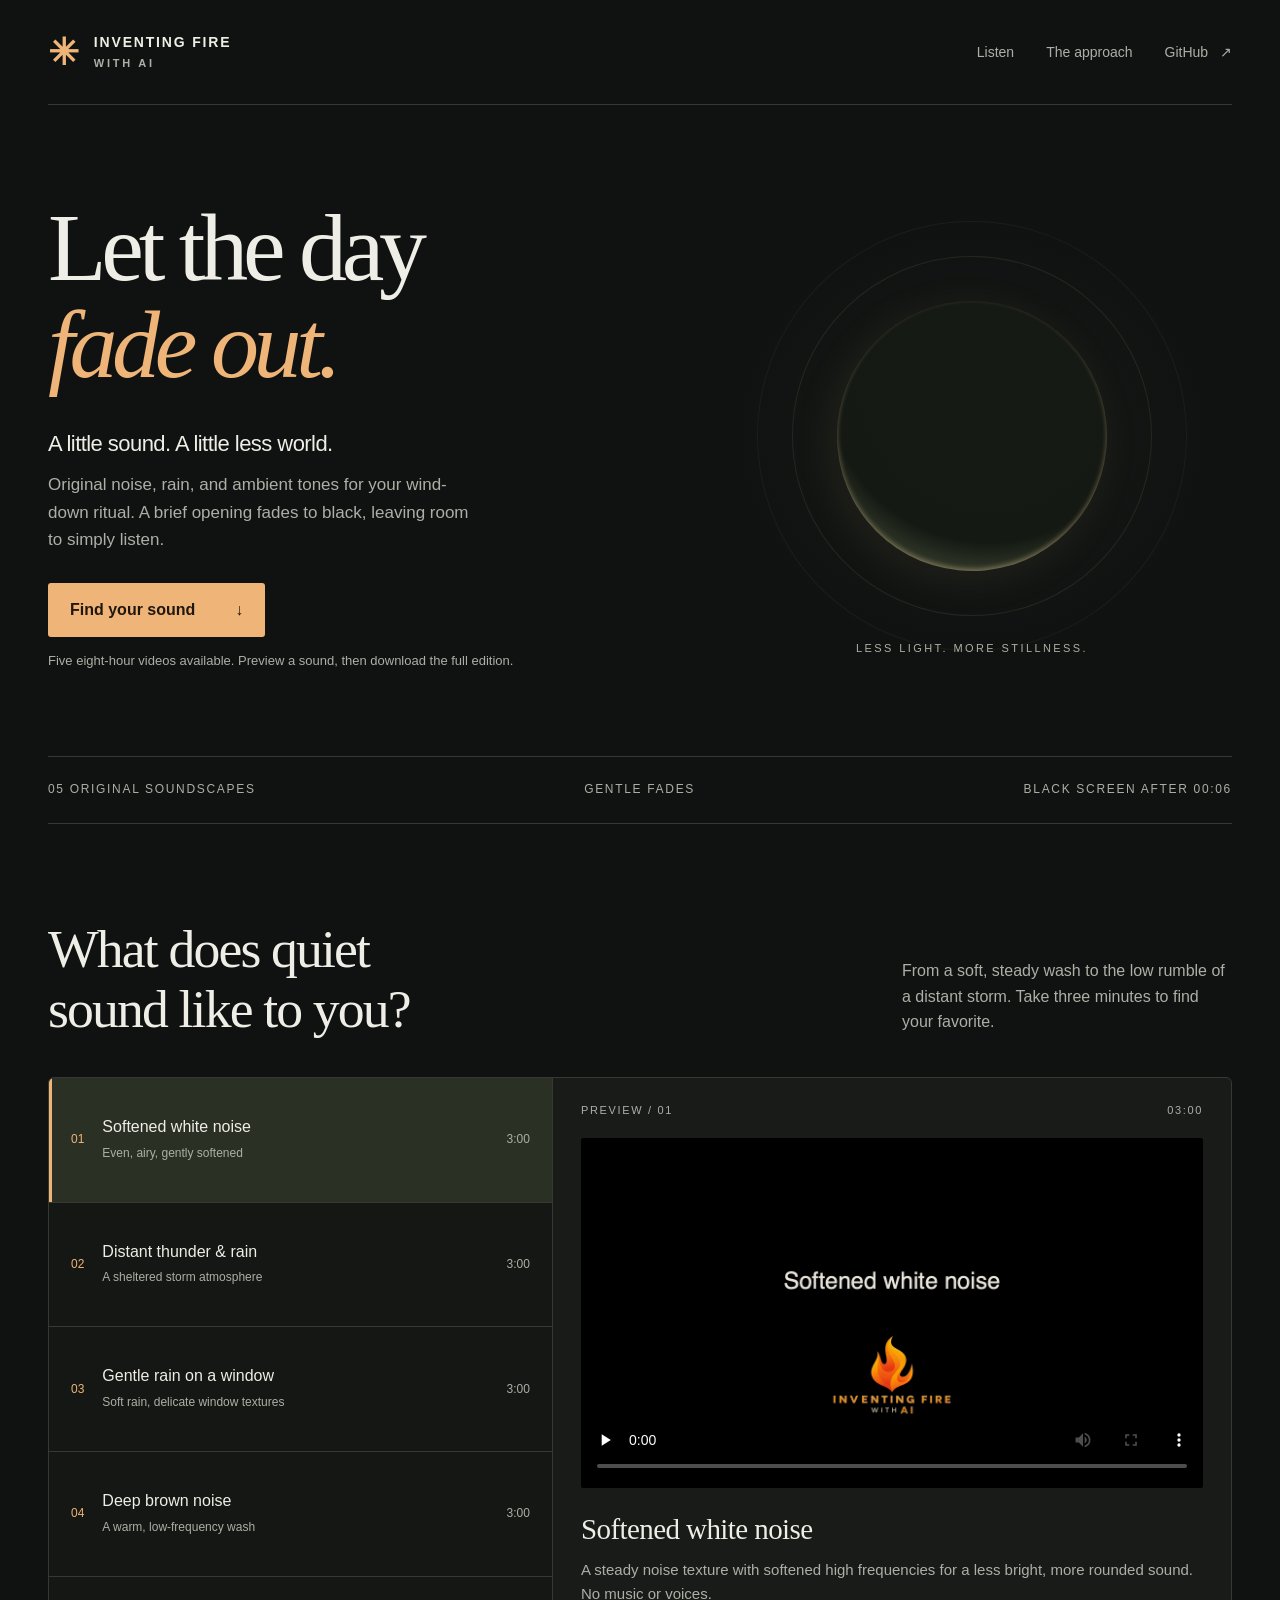
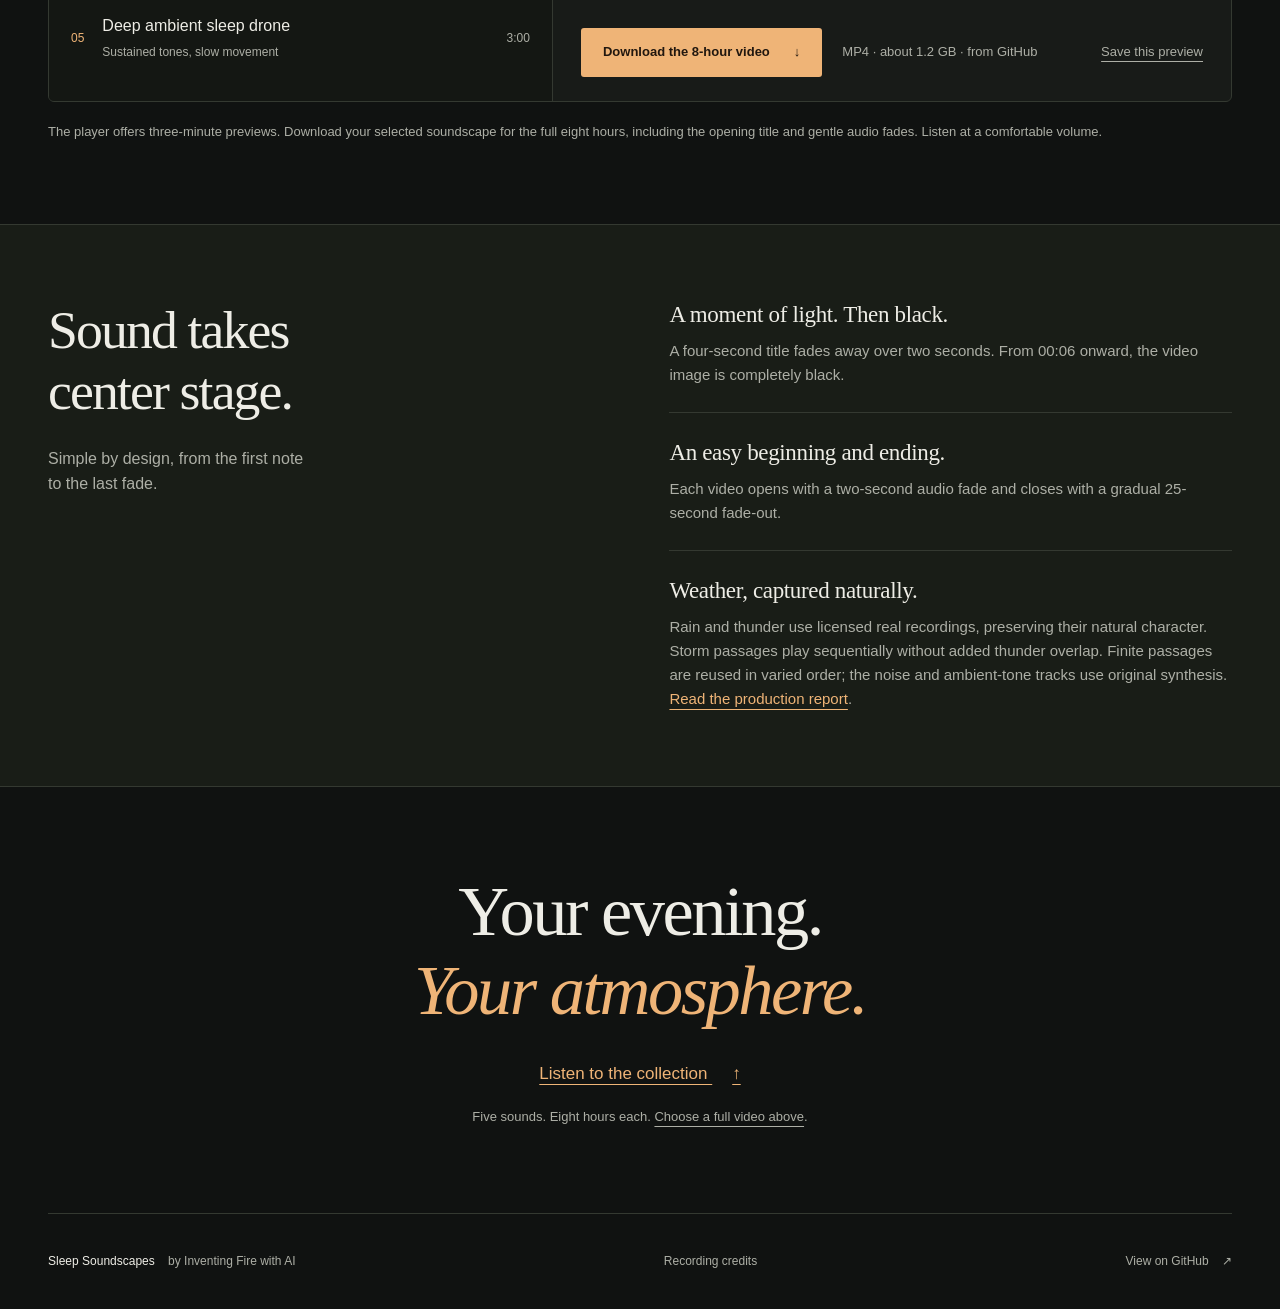
<file: site/index.html>
<!doctype html>
<html lang="en">
<head>
  <meta charset="utf-8">
  <meta name="viewport" content="width=device-width, initial-scale=1">
  <meta name="theme-color" content="#101211">
  <meta name="description" content="Five original eight-hour soundscapes for winding down. Preview and download white noise, deep brown noise, rain, distant thunder, and ambient tones by Inventing Fire with AI.">
  <meta property="og:title" content="Sleep Soundscapes · Inventing Fire with AI">
  <meta property="og:description" content="A little sound. A little less world. Five original soundscapes with a brief opening that fades to black. Preview each sound and download the full eight-hour videos.">
  <meta property="og:type" content="website">
  <meta property="og:url" content="https://chiefinnovator.github.io/sleep-videos/">
  <meta property="og:image" content="https://chiefinnovator.github.io/sleep-videos/media/white-noise-title.png">
  <link rel="canonical" href="https://chiefinnovator.github.io/sleep-videos/">
  <title>Sleep Soundscapes · Inventing Fire with AI</title>
  <link rel="stylesheet" href="styles.css">
  <script src="app.js" defer></script>
</head>
<body>
  <a class="skip" href="#main">Skip to content</a>
  <header class="header wrap">
    <a class="brand" href="#" aria-label="Inventing Fire with AI home"><span class="brand-mark" aria-hidden="true">✳</span><span>INVENTING FIRE<small>WITH AI</small></span></a>
    <nav aria-label="Main navigation"><a href="#listen">Listen</a><a href="#approach">The approach</a><a class="source-link" href="https://github.com/ChiefInnovator/sleep-videos">GitHub <span aria-hidden="true">↗</span></a></nav>
  </header>
  <main id="main">
    <section class="hero wrap" aria-labelledby="hero-title">
      <div class="hero-copy">
        <h1 id="hero-title">Let the day<br><em>fade out.</em></h1>
        <p class="intro">A little sound. A little less world.</p>
        <p class="hero-description">Original noise, rain, and ambient tones for your wind-down ritual. A brief opening fades to black, leaving room to simply listen.</p>
        <a class="button" href="#listen">Find your sound <span aria-hidden="true">↓</span></a>
        <p class="release-note">Five eight-hour videos available. Preview a sound, then download the full edition.</p>
      </div>
      <div class="night-art" aria-hidden="true"><div class="orbit orbit-one"></div><div class="orbit orbit-two"></div><div class="eclipse"></div><span class="art-caption">LESS LIGHT. MORE STILLNESS.</span></div>
    </section>
    <div class="collection-note wrap"><span>05 ORIGINAL SOUNDSCAPES</span><span>GENTLE FADES</span><span>BLACK SCREEN AFTER 00:06</span></div>
    <section class="listen wrap" id="listen" aria-labelledby="listen-title">
      <div class="section-heading"><div><h2 id="listen-title">What does quiet<br>sound like to you?</h2></div><p>From a soft, steady wash to the low rumble of a distant storm. Take three minutes to find your favorite.</p></div>
      <div class="listening-room">
        <div class="track-list" role="group" aria-label="Select a soundscape">
          <button class="track" type="button" data-track="white-noise" aria-pressed="true"><span class="track-number">01</span><span class="track-copy"><strong>Softened white noise</strong><small>Even, airy, gently softened</small></span><span class="track-duration">3:00</span></button>
          <button class="track" type="button" data-track="distant-thunder-rain" aria-pressed="false"><span class="track-number">02</span><span class="track-copy"><strong>Distant thunder &amp; rain</strong><small>A sheltered storm atmosphere</small></span><span class="track-duration">3:00</span></button>
          <button class="track" type="button" data-track="rain-on-window" aria-pressed="false"><span class="track-number">03</span><span class="track-copy"><strong>Gentle rain on a window</strong><small>Soft rain, delicate window textures</small></span><span class="track-duration">3:00</span></button>
          <button class="track" type="button" data-track="brown-noise" aria-pressed="false"><span class="track-number">04</span><span class="track-copy"><strong>Deep brown noise</strong><small>A warm, low-frequency wash</small></span><span class="track-duration">3:00</span></button>
          <button class="track" type="button" data-track="ambient-drone" aria-pressed="false"><span class="track-number">05</span><span class="track-copy"><strong>Deep ambient sleep drone</strong><small>Sustained tones, slow movement</small></span><span class="track-duration">3:00</span></button>
        </div>
        <div class="player-panel">
          <div class="player-label"><span>PREVIEW / <span id="track-index">01</span></span><span>03:00</span></div>
          <video id="player" controls playsinline preload="none" poster="media/white-noise-title.png" src="media/white-noise-preview.mp4" aria-label="Softened white noise preview">Your browser does not support video playback. <a href="media/white-noise-preview.mp4">Download the white noise preview</a>.</video>
          <div class="player-copy" aria-live="polite" aria-atomic="true"><h3 id="track-title">Softened white noise</h3><p id="track-description">A steady noise texture with softened high frequencies for a less bright, more rounded sound. No music or voices.</p></div>
          <div class="player-footer"><a class="button" id="download-full" href="https://github.com/ChiefInnovator/sleep-videos/releases/download/v1.0.0/white-noise-full.mp4">Download the 8-hour video <span aria-hidden="true">↓</span></a><span class="file-note">MP4 · about 1.2 GB · from GitHub</span><a class="quiet-link" id="download" href="media/white-noise-preview.mp4" download>Save this preview</a></div>
          <p class="player-error" id="player-error" role="alert" hidden>This preview couldn’t load. Try the download links above.</p>
          <noscript><p>To hear the other soundscapes, open a preview: <a href="media/distant-thunder-rain-preview.mp4">Thunder &amp; rain</a> · <a href="media/rain-on-window-preview.mp4">Window rain</a> · <a href="media/brown-noise-preview.mp4">Brown noise</a> · <a href="media/ambient-drone-preview.mp4">Ambient drone</a>.</p></noscript>
        </div>
      </div>
      <p class="listening-note">The player offers three-minute previews. Download your selected soundscape for the full eight hours, including the opening title and gentle audio fades. Listen at a comfortable volume.</p>
    </section>
    <section class="approach" id="approach" aria-labelledby="approach-title"><div class="wrap approach-inner">
      <div class="approach-intro"><h2 id="approach-title">Sound takes<br>center stage.</h2><p>Simple by design, from the first note to the last fade.</p></div>
      <div class="principles">
        <article><h3>A moment of light. Then black.</h3><p>A four-second title fades away over two seconds. From 00:06 onward, the video image is completely black.</p></article>
        <article><h3>An easy beginning and ending.</h3><p>Each video opens with a two-second audio fade and closes with a gradual 25-second fade-out.</p></article>
        <article><h3>Weather, captured naturally.</h3><p>Rain and thunder use licensed real recordings, preserving their natural character. Storm passages play sequentially without added thunder overlap. Finite passages are reused in varied order; the noise and ambient-tone tracks use original synthesis. <a href="https://github.com/ChiefInnovator/sleep-videos/blob/main/reports/full-summary.md">Read the production report</a>.</p></article>
      </div>
    </div></section>
    <section class="closing wrap"><h2>Your evening.<br><em>Your atmosphere.</em></h2><a class="text-link" href="#listen">Listen to the collection <span aria-hidden="true">↑</span></a><p>Five sounds. Eight hours each. <a href="#listen">Choose a full video above</a>.</p></section>
  </main>
  <footer class="footer wrap"><p>Sleep Soundscapes <span>by Inventing Fire with AI</span></p><a href="recording-credits.txt">Recording credits</a><a href="https://github.com/ChiefInnovator/sleep-videos">View on GitHub <span aria-hidden="true">↗</span></a></footer>
</body>
</html>
</file>
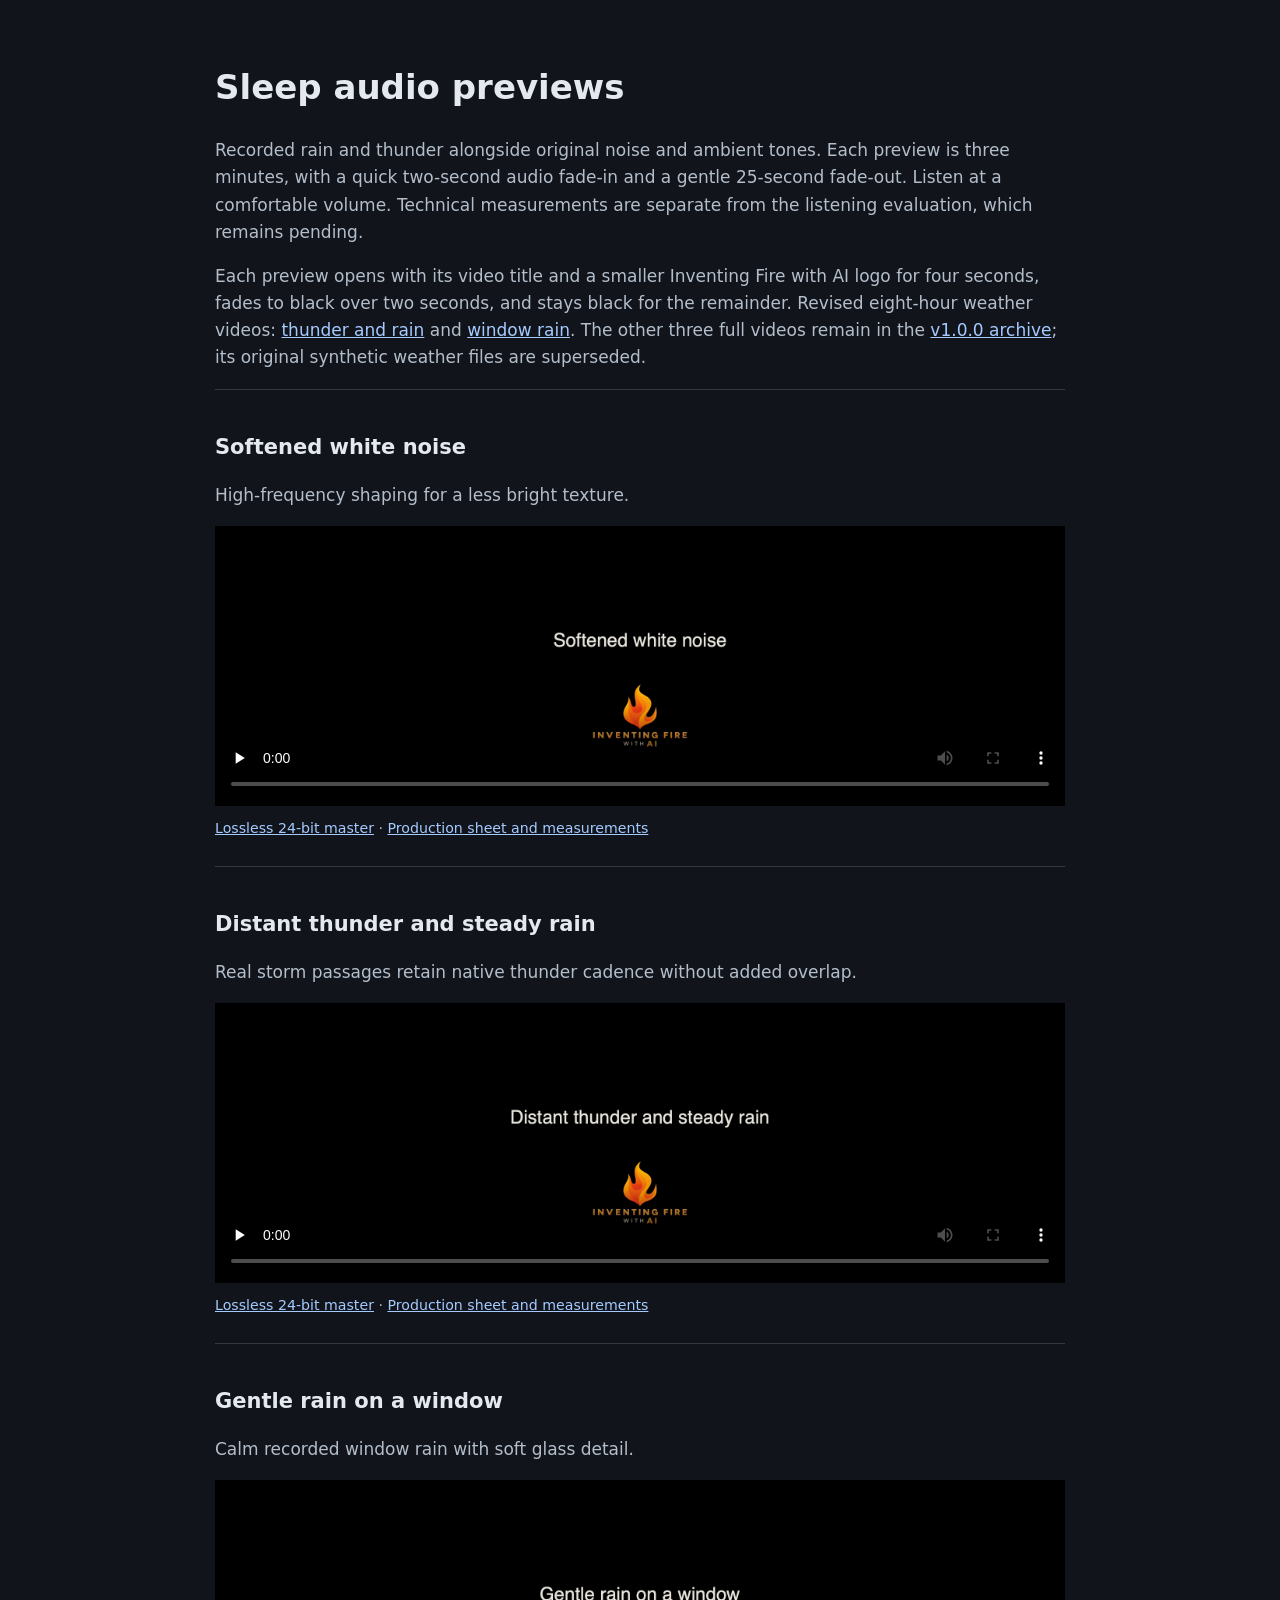
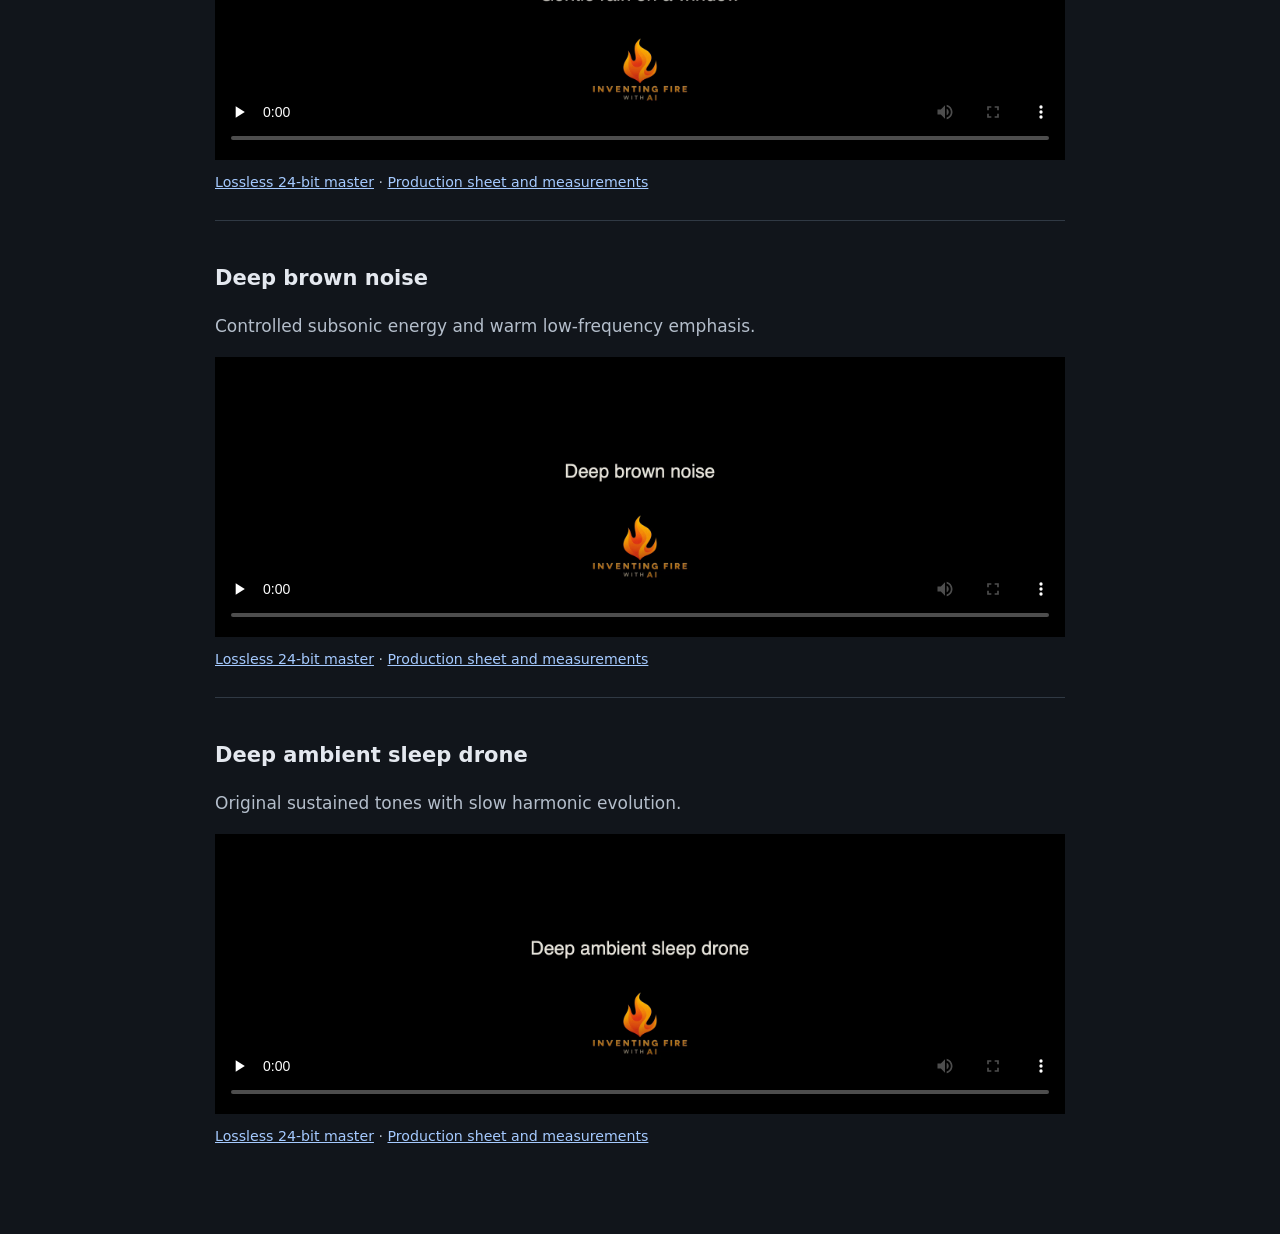
<file: review.html>
<!doctype html>
<html lang="en"><meta charset="utf-8"><meta name="viewport" content="width=device-width,initial-scale=1">
<title>Sleep audio — preview review</title>
<style>
body{background:#11151b;color:#e4e8ef;font:17px/1.6 system-ui;max-width:850px;margin:60px auto;padding:0 24px}
h1{font-weight:550}p{color:#b4becb}article{border-top:1px solid #303944;padding:24px 0}h2{font-size:21px}video{width:100%;max-height:280px;background:#000}a{color:#a5caff}small{color:#b4becb}
</style>
<h1>Sleep audio previews</h1>
<p>Recorded rain and thunder alongside original noise and ambient tones. Each preview is three minutes, with a quick two-second audio fade-in and a gentle 25-second fade-out. Listen at a comfortable volume. Technical measurements are separate from the listening evaluation, which remains pending.</p>
<p>Each preview opens with its video title and a smaller Inventing Fire with AI logo for four seconds, fades to black over two seconds, and stays black for the remainder. Revised eight-hour weather videos: <a href="videos/distant-thunder-rain-full.mp4">thunder and rain</a> and <a href="videos/rain-on-window-full.mp4">window rain</a>. The other three full videos remain in the <a href="https://github.com/ChiefInnovator/sleep-videos/releases/tag/v1.0.0">v1.0.0 archive</a>; its original synthetic weather files are superseded.</p>
<main id="previews"></main>
<script>
const items=[['white-noise','Softened white noise','High-frequency shaping for a less bright texture.'],['distant-thunder-rain','Distant thunder and steady rain','Real storm passages retain native thunder cadence without added overlap.'],['rain-on-window','Gentle rain on a window','Calm recorded window rain with soft glass detail.'],['brown-noise','Deep brown noise','Controlled subsonic energy and warm low-frequency emphasis.'],['ambient-drone','Deep ambient sleep drone','Original sustained tones with slow harmonic evolution.']];
document.querySelector('main').innerHTML=items.map(([id,title,description])=>`<article><h2>${title}</h2><p>${description}</p><video controls preload="none" poster="assets/${id}-title.png" src="site/media/${id}-preview.mp4?v=160k"></video><br><small><a href="previews/${id}-preview.flac">Lossless 24-bit master</a> · <a href="reports/${id}-preview.json">Production sheet and measurements</a></small></article>`).join('');
document.addEventListener('play',e=>{document.querySelectorAll('video').forEach(v=>{if(v!==e.target)v.pause()})},true);
</script></html>
</file>
<file: site/styles.css>
:root{color-scheme:dark;--bg:#101211;--surface:#181b18;--text:#eeede6;--muted:#adafa6;--line:#343931;--accent:#efb477;--serif:Georgia,'Times New Roman',serif}*{box-sizing:border-box}html{scroll-behavior:smooth;scroll-padding-top:2rem}body{margin:0;background:var(--bg);color:var(--text);font:16px/1.6 -apple-system,BlinkMacSystemFont,'Segoe UI',sans-serif}a{color:inherit;text-underline-offset:5px}::selection{background:#efb47740;color:var(--text)}button,a{-webkit-tap-highlight-color:transparent}button{font:inherit}a:focus-visible,button:focus-visible,video:focus-visible{outline:2px solid var(--accent);outline-offset:6px}.wrap{width:min(1200px,calc(100% - 96px));margin-inline:auto}.skip{position:absolute;top:-100px;left:16px;z-index:10;background:var(--text);color:var(--bg);padding:12px}.skip:focus{top:12px}.header{display:flex;justify-content:space-between;align-items:center;padding-block:30px;border-bottom:1px solid var(--line);gap:24px}.brand{display:flex;align-items:center;gap:13px;text-decoration:none;letter-spacing:.13em;font-weight:650;font-size:14px;line-height:1.4}.brand small{display:block;font-size:11px;letter-spacing:.25em;color:var(--muted);margin-top:3px}.brand-mark{font-size:37px;line-height:1;color:var(--accent)}nav{display:flex;gap:32px;align-items:center;font-size:14px}nav a{text-decoration:none;color:var(--muted);padding-block:11px}nav a:hover{color:var(--text)}.source-link span{margin-left:8px}.hero{display:grid;grid-template-columns:1.2fr 1fr;align-items:center;gap:40px;padding-block:95px 85px;overflow:hidden}h1,h2,h3,p{margin-top:0}h1{font:normal clamp(66px,7.5vw,104px)/1.01 var(--serif);letter-spacing:-.055em;margin-bottom:32px}em{font-weight:normal;color:var(--accent)}.intro{font-size:22px;letter-spacing:-.025em;margin-bottom:10px}.hero-description{max-width:435px;color:var(--muted);font-size:17px;margin-bottom:30px}.button{display:inline-flex;align-items:center;gap:40px;background:var(--accent);color:#21170f;padding:14px 22px;text-decoration:none;border-radius:3px;font-weight:600}.button:hover{background:#f4c593}.release-note{font-size:13px;color:var(--muted);margin:14px 0 0}.night-art{height:450px;position:relative;display:grid;place-items:center;background:radial-gradient(ellipse at 50% 50%,#2b322840,transparent 68%)}.eclipse{width:270px;height:270px;border-radius:50%;background:radial-gradient(circle at 65% 35%,#161a15 25%,#151913 65%,#4e5941 90%,#c8c9a0);box-shadow:-9px 4px 40px #aa996619,inset 1px -2px 5px #e7ca9366;transform:rotate(-28deg)}.orbit{position:absolute;left:50%;top:50%;border:1px solid #555c4145;border-radius:50%;transform:translate(-50%,-50%) rotate(-28deg);width:360px;height:360px}.orbit-two{width:430px;height:430px;border-color:#555c4128}.art-caption{position:absolute;bottom:3px;font-size:11px;letter-spacing:.22em;color:var(--muted)}.collection-note{display:flex;justify-content:space-between;gap:20px;border-block:1px solid var(--line);padding-block:23px;font-size:12px;letter-spacing:.14em;color:var(--muted)}.listen{padding-block:95px 82px}.section-heading{display:flex;align-items:flex-end;justify-content:space-between;gap:50px;margin-bottom:38px}h2{font:normal clamp(38px,4.2vw,58px)/1.12 var(--serif);letter-spacing:-.035em;margin-bottom:0}.section-heading>p{max-width:330px;color:var(--muted);margin-bottom:4px}.listening-room{display:grid;grid-template-columns:1fr 1.35fr;border:1px solid var(--line);border-radius:6px;overflow:hidden;background:var(--surface)}.track-list{display:flex;flex-direction:column;background:#141713}.track{display:flex;align-items:center;gap:18px;text-align:left;color:var(--text);background:transparent;border:0;border-bottom:1px solid var(--line);padding:25px 22px;cursor:pointer;flex:1;min-height:100px}.track:last-child{border-bottom:0}.track:hover{background:#22281e}.track[aria-pressed=true]{background:#2b3025;box-shadow:inset 3px 0 var(--accent)}.track-number{font-size:12px;color:var(--accent);font-variant-numeric:tabular-nums}.track-copy{flex:1;min-width:0}.track strong{display:block;font-size:16px;font-weight:500;line-height:1.3}.track small{display:block;font-size:12px;color:var(--muted);margin-top:6px}.track-duration{font-size:12px;color:var(--muted);font-variant-numeric:tabular-nums}.player-panel{padding:24px 28px;border-left:1px solid var(--line);min-width:0;display:flex;flex-direction:column}.player-label{display:flex;justify-content:space-between;font-size:11px;letter-spacing:.15em;color:var(--muted);margin-bottom:18px}video{display:block;width:100%;aspect-ratio:16/9;background:#000;border-radius:3px}.player-copy{margin-top:25px}.player-copy h3{font:normal 29px/1.15 var(--serif);letter-spacing:-.02em;margin-bottom:12px}.player-copy p{font-size:15px;color:var(--muted);min-height:48px;margin-bottom:22px}.player-footer{margin-top:auto;display:flex;flex-wrap:wrap;align-items:center;gap:12px 20px;font-size:13px;color:var(--muted)}.player-footer .button{gap:24px}.file-note{font-variant-numeric:tabular-nums}.quiet-link{color:var(--muted);margin-left:auto;padding-block:11px}.quiet-link:hover{color:var(--text)}.player-error{color:#f1bb93;font-size:14px;margin:18px 0 0}.listening-note{color:var(--muted);font-size:13px;margin:20px 0 0}.approach{background:#191d17;border-block:1px solid var(--line)}.approach-inner{padding-block:75px;display:grid;grid-template-columns:1fr 1.1fr;gap:110px}.approach-intro h2{margin-bottom:25px}.approach-intro>p:last-child{color:var(--muted);max-width:270px}.principles article{padding-block:25px;border-bottom:1px solid var(--line)}.principles article:first-child{padding-top:0}.principles article:last-child{border:0;padding-bottom:0}.principles h3{font:normal 23px/1.3 var(--serif);letter-spacing:-.015em;margin:0 0 9px}.principles a{color:var(--accent)}.principles p{color:var(--muted);font-size:15px;margin-bottom:0}.closing{text-align:center;padding-block:85px}.closing h2{font-size:clamp(48px,5.5vw,76px);margin-bottom:30px}.text-link{display:inline-block;font-size:17px;color:var(--accent)}.text-link span{margin-left:20px}.closing>p:last-child{font-size:13px;color:var(--muted);margin:20px 0 0}.footer{border-top:1px solid var(--line);padding-block:27px;display:flex;flex-wrap:wrap;justify-content:space-between;gap:20px;align-items:center;font-size:12px}.footer p{margin:0}.footer span{color:var(--muted);margin-left:10px}.footer a{color:var(--muted);text-decoration:none;padding-block:11px}@media(min-width:1500px){.hero{padding-block:115px}}@media(max-width:950px){.wrap{width:calc(100% - 48px)}.hero{gap:0;padding-block:70px}.night-art{height:380px}.eclipse{width:230px;height:230px}.orbit{width:300px;height:300px}.orbit-two{width:350px;height:350px}.hero-description{max-width:360px}.listening-room{grid-template-columns:1fr 1.15fr}.track{gap:12px;padding:20px 16px}.track-duration{display:none}.player-panel{padding:22px}.approach-inner{gap:65px}}@media(max-width:700px){.wrap{width:calc(100% - 40px)}.header{padding-block:24px;align-items:flex-start}.brand{font-size:12px;gap:9px}.brand-mark{font-size:30px}nav{gap:18px;font-size:13px}nav a:nth-child(2){display:none}.hero{grid-template-columns:1fr;padding-block:58px 45px}.hero-copy{position:relative;z-index:1}h1{font-size:clamp(64px,14vw,90px)}.hero-description{max-width:440px}.night-art{height:220px;order:-1;margin-bottom:8px;background:none}.eclipse{width:130px;height:130px}.orbit{width:175px;height:175px}.orbit-two{width:205px;height:205px}.art-caption{display:none}.collection-note{font-size:12px;letter-spacing:.08em;flex-wrap:wrap;justify-content:flex-start;column-gap:24px;row-gap:8px;padding-block:18px}.listen{padding-block:55px}.section-heading{display:block;margin-bottom:27px}.section-heading>p{max-width:100%;margin:20px 0 0}.listening-room{grid-template-columns:1fr}.track{min-height:82px;padding:17px 20px}.track-duration{display:block}.track small{font-size:13px}.player-panel{border-left:0;border-top:1px solid var(--line);padding:22px 18px}.player-copy p{min-height:0}.approach-inner{grid-template-columns:1fr;gap:32px;padding-block:50px}.approach-intro>p:last-child{max-width:100%}.closing{padding-block:60px}.footer{align-items:flex-start}.footer p span{display:block;margin-left:0}.footer a{white-space:nowrap}}@media(prefers-reduced-motion:reduce){html{scroll-behavior:auto}}
</file>
